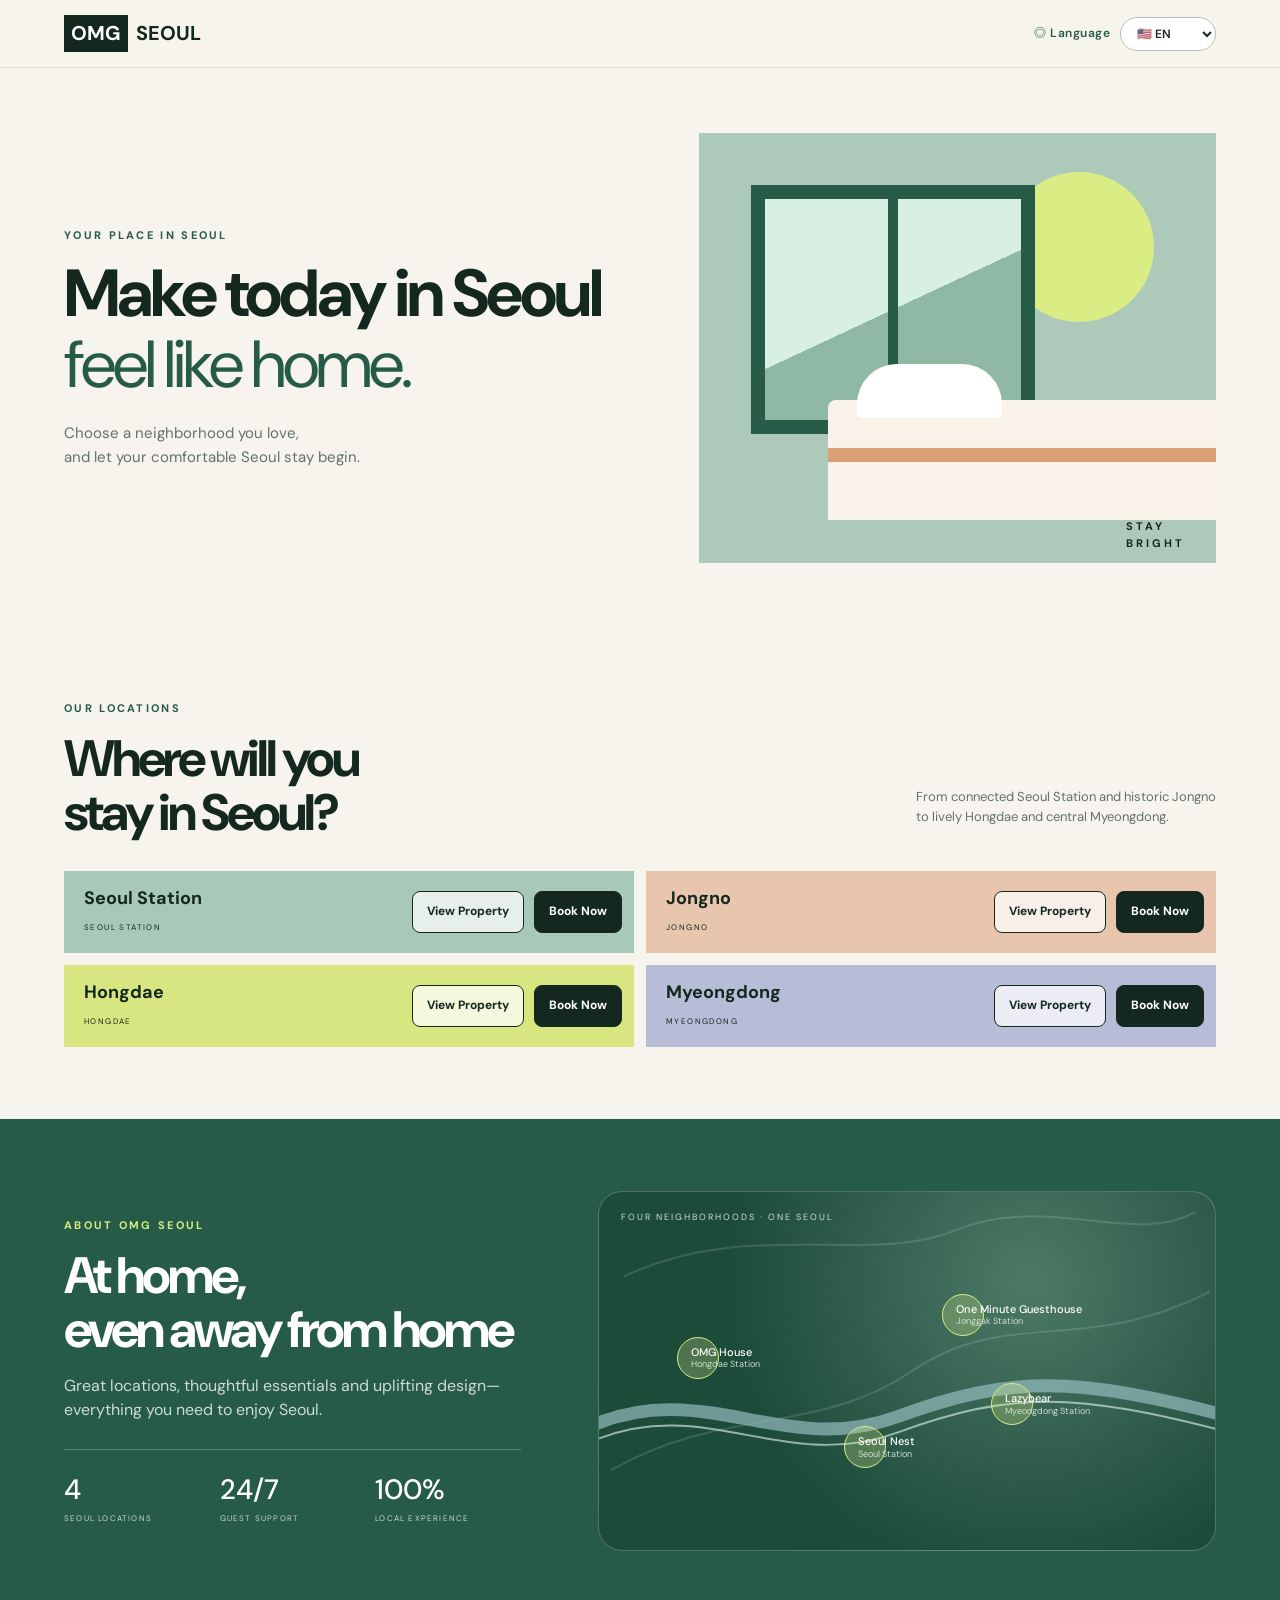
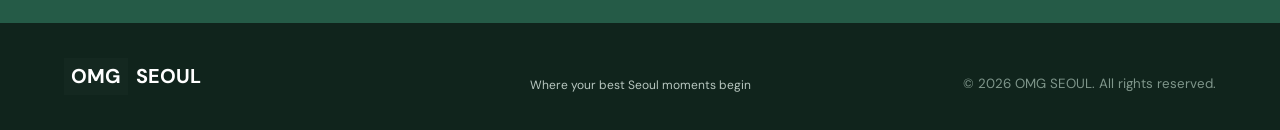
<file: index.html>
<!doctype html>
<html lang="en">
<head>
  <meta charset="utf-8"><meta name="viewport" content="width=device-width, initial-scale=1">
  <meta name="description" content="Comfortable Seoul stays near Seoul Station, Jongno, Hongdae and Myeongdong.">
  <title>OMG SEOUL | Your place in Seoul</title>
  <link rel="stylesheet" href="css/style.css"><script src="js/site.js" defer></script>
</head>
<body>
  <header class="site-header">
    <a class="brand" href="index.html" aria-label="OMG SEOUL home"><span>OMG</span> SEOUL</a>
    <div class="language-picker" data-language-picker></div>
  </header>
  <main>
    <section class="hero">
      <div class="hero-copy"><p class="eyebrow" data-i18n="hero.eyebrow"></p><h1 data-i18n-html="hero.title"></h1><p class="hero-lead" data-i18n-html="hero.lead"></p></div>
      <div class="hero-visual" role="img" data-i18n-aria="hero.visualAria"><div class="sun"></div><div class="window"></div><div class="bed"><span></span></div><p>STAY<br>BRIGHT</p></div>
    </section>
    <section class="locations section" id="locations">
      <div class="section-heading"><div><p class="eyebrow" data-i18n="locations.eyebrow"></p><h2 data-i18n-html="locations.title"></h2></div><p data-i18n-html="locations.description"></p></div>
      <div class="location-grid">
        <div class="location-row card-seoul"><div class="location-name"><strong data-i18n="properties.seoul.area"></strong><small>SEOUL STATION</small></div><a class="location-detail" href="seoul-station.html" data-i18n="actions.view"></a><a class="location-book" href="https://beds24.com/booking2.php?propid=257061" target="_blank" rel="noopener noreferrer" data-i18n="actions.book"></a></div>
        <div class="location-row card-jongno"><div class="location-name"><strong data-i18n="properties.jongno.area"></strong><small>JONGNO</small></div><a class="location-detail" href="jongno.html" data-i18n="actions.view"></a><a class="location-book" href="https://beds24.com/booking2.php?propid=263294" target="_blank" rel="noopener noreferrer" data-i18n="actions.book"></a></div>
        <div class="location-row card-hongdae"><div class="location-name"><strong data-i18n="properties.hongdae.area"></strong><small>HONGDAE</small></div><a class="location-detail" href="hongdae.html" data-i18n="actions.view"></a><a class="location-book" href="https://beds24.com/booking2.php?propid=263281" target="_blank" rel="noopener noreferrer" data-i18n="actions.book"></a></div>
        <div class="location-row card-myeongdong"><div class="location-name"><strong data-i18n="properties.myeongdong.area"></strong><small>MYEONGDONG</small></div><a class="location-detail" href="myeongdong.html" data-i18n="actions.view"></a><a class="location-book" href="https://beds24.com/booking2.php?propid=329251" target="_blank" rel="noopener noreferrer" data-i18n="actions.book"></a></div>
      </div>
    </section>
    <section class="about section" id="about">
      <div class="about-copy"><p class="eyebrow">ABOUT OMG SEOUL</p><h2 data-i18n-html="about.title"></h2><p data-i18n="about.description"></p><ul><li><strong>4</strong><span data-i18n="about.locations"></span></li><li><strong>24/7</strong><span data-i18n="about.support"></span></li><li><strong>100%</strong><span data-i18n="about.local"></span></li></ul></div>
      <div class="seoul-map" role="img" data-i18n-aria="map.aria">
        <svg viewBox="0 0 620 360" aria-hidden="true"><path class="city-line" d="M25 85 C150 25 270 75 360 38 S540 55 600 20M12 280 C125 215 220 245 315 180 S490 165 615 100"/><path class="river" d="M-10 236 C105 185 185 268 300 226 S478 185 635 226"/><path class="river-edge" d="M-10 252 C105 201 185 284 300 242 S478 201 635 242"/></svg>
        <p class="map-caption" data-i18n="map.caption"></p>
        <div class="map-point hongdae"><i></i><strong>OMG House</strong><span data-i18n="map.hongdae"></span></div>
        <div class="map-point seoul"><i></i><strong>Seoul Nest</strong><span data-i18n="map.seoul"></span></div>
        <div class="map-point jonggak"><i></i><strong>One Minute Guesthouse</strong><span data-i18n="map.jonggak"></span></div>
        <div class="map-point myeongdong"><i></i><strong>Lazybear</strong><span data-i18n="map.myeongdong"></span></div>
      </div>
    </section>
  </main>
  <footer><a class="brand" href="index.html"><span>OMG</span> SEOUL</a><p data-i18n="footer.tagline"></p><small data-i18n="footer.copyright"></small></footer>
</body></html>
</file>
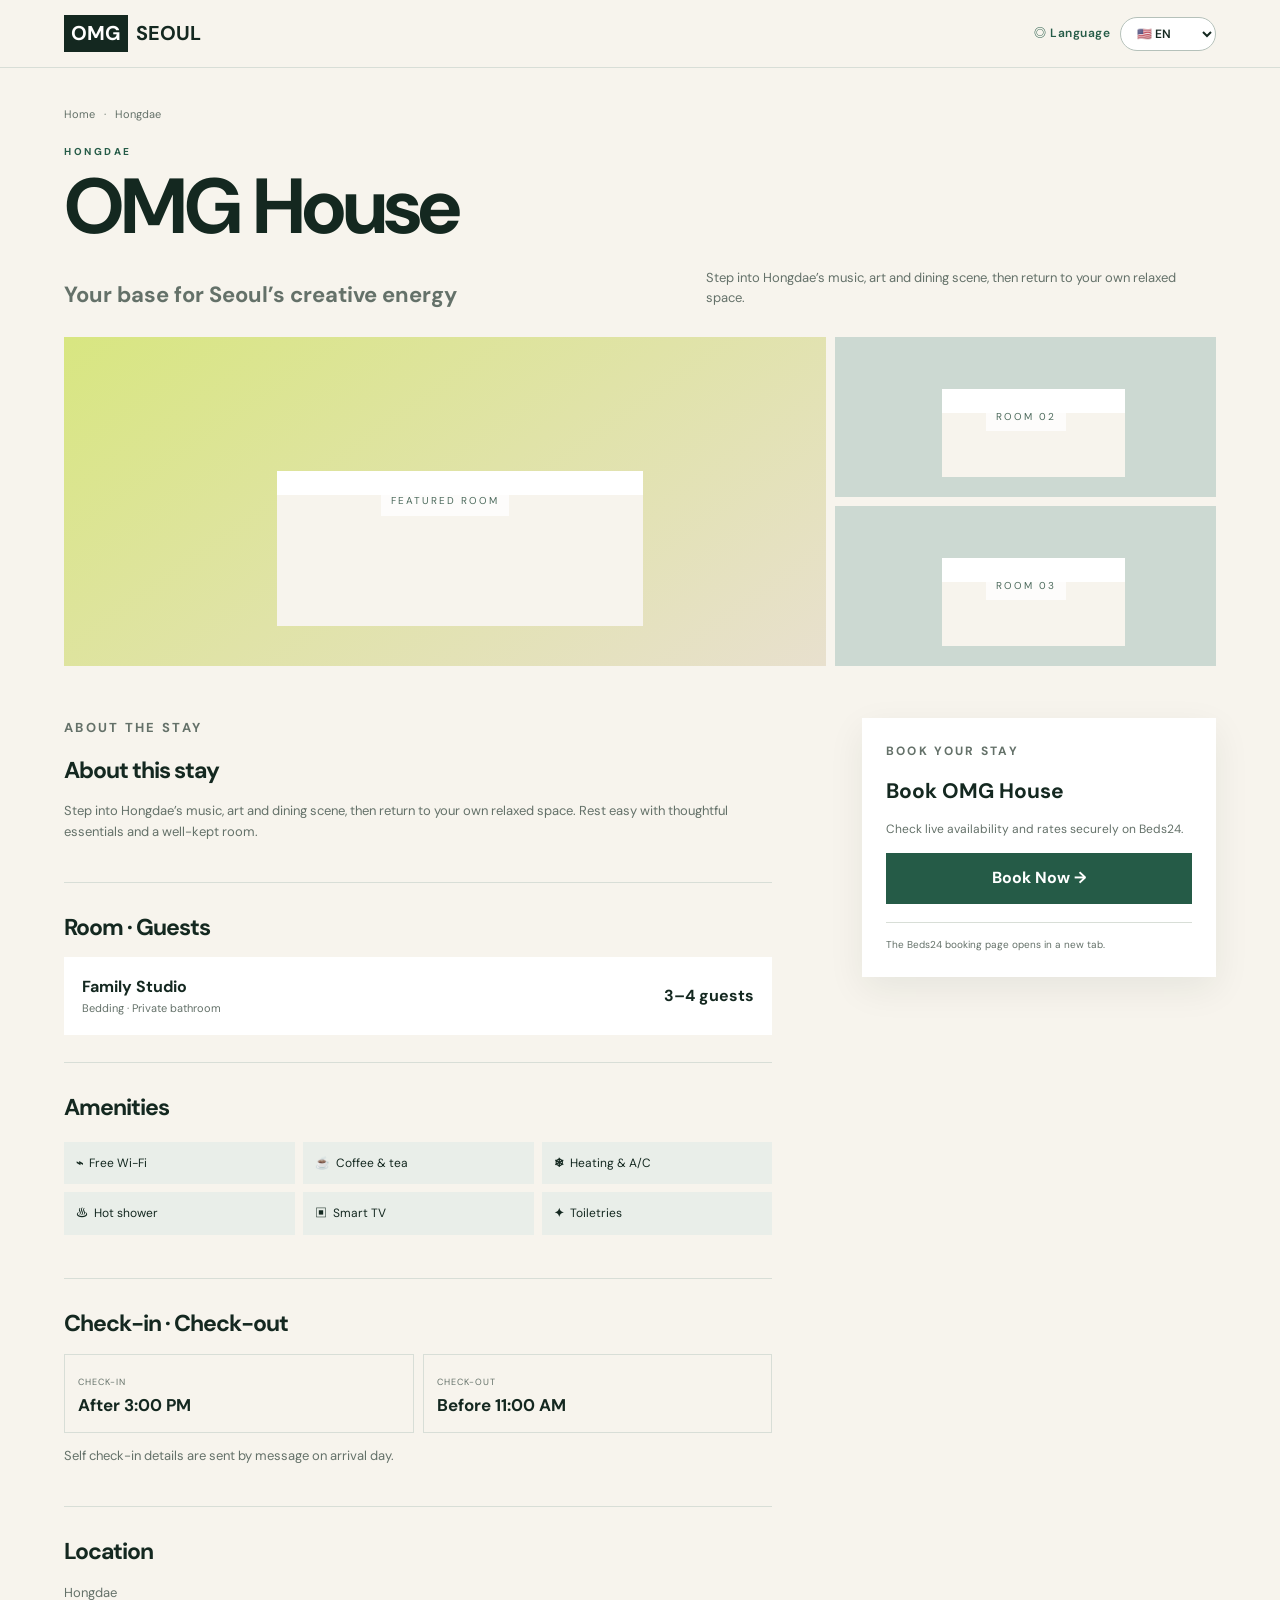
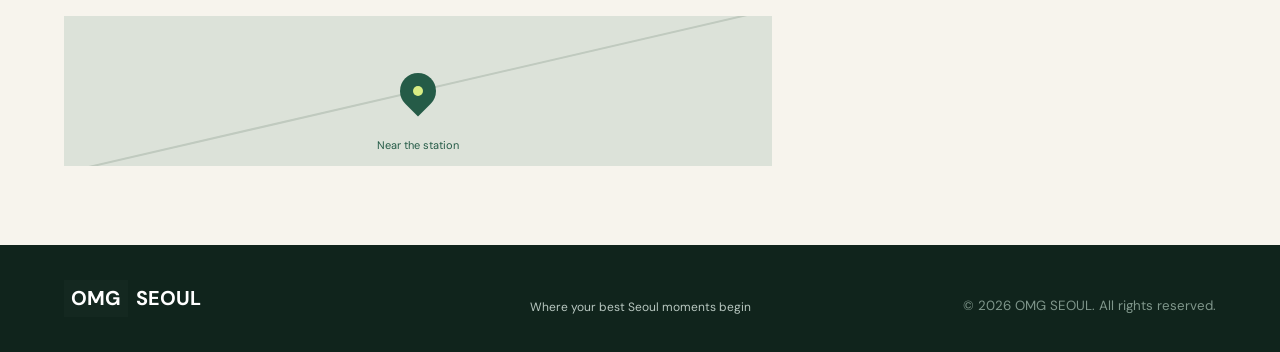
<file: hongdae.html>
<!doctype html><html lang="en"><head><meta charset="utf-8"><meta name="viewport" content="width=device-width, initial-scale=1"><meta name="description" content="OMG House by OMG SEOUL"><title>OMG House | OMG SEOUL</title><link rel="stylesheet" href="css/style.css"><script src="js/site.js" defer></script></head><body data-property="hongdae"><div id="property-app"></div></body></html>
</file>
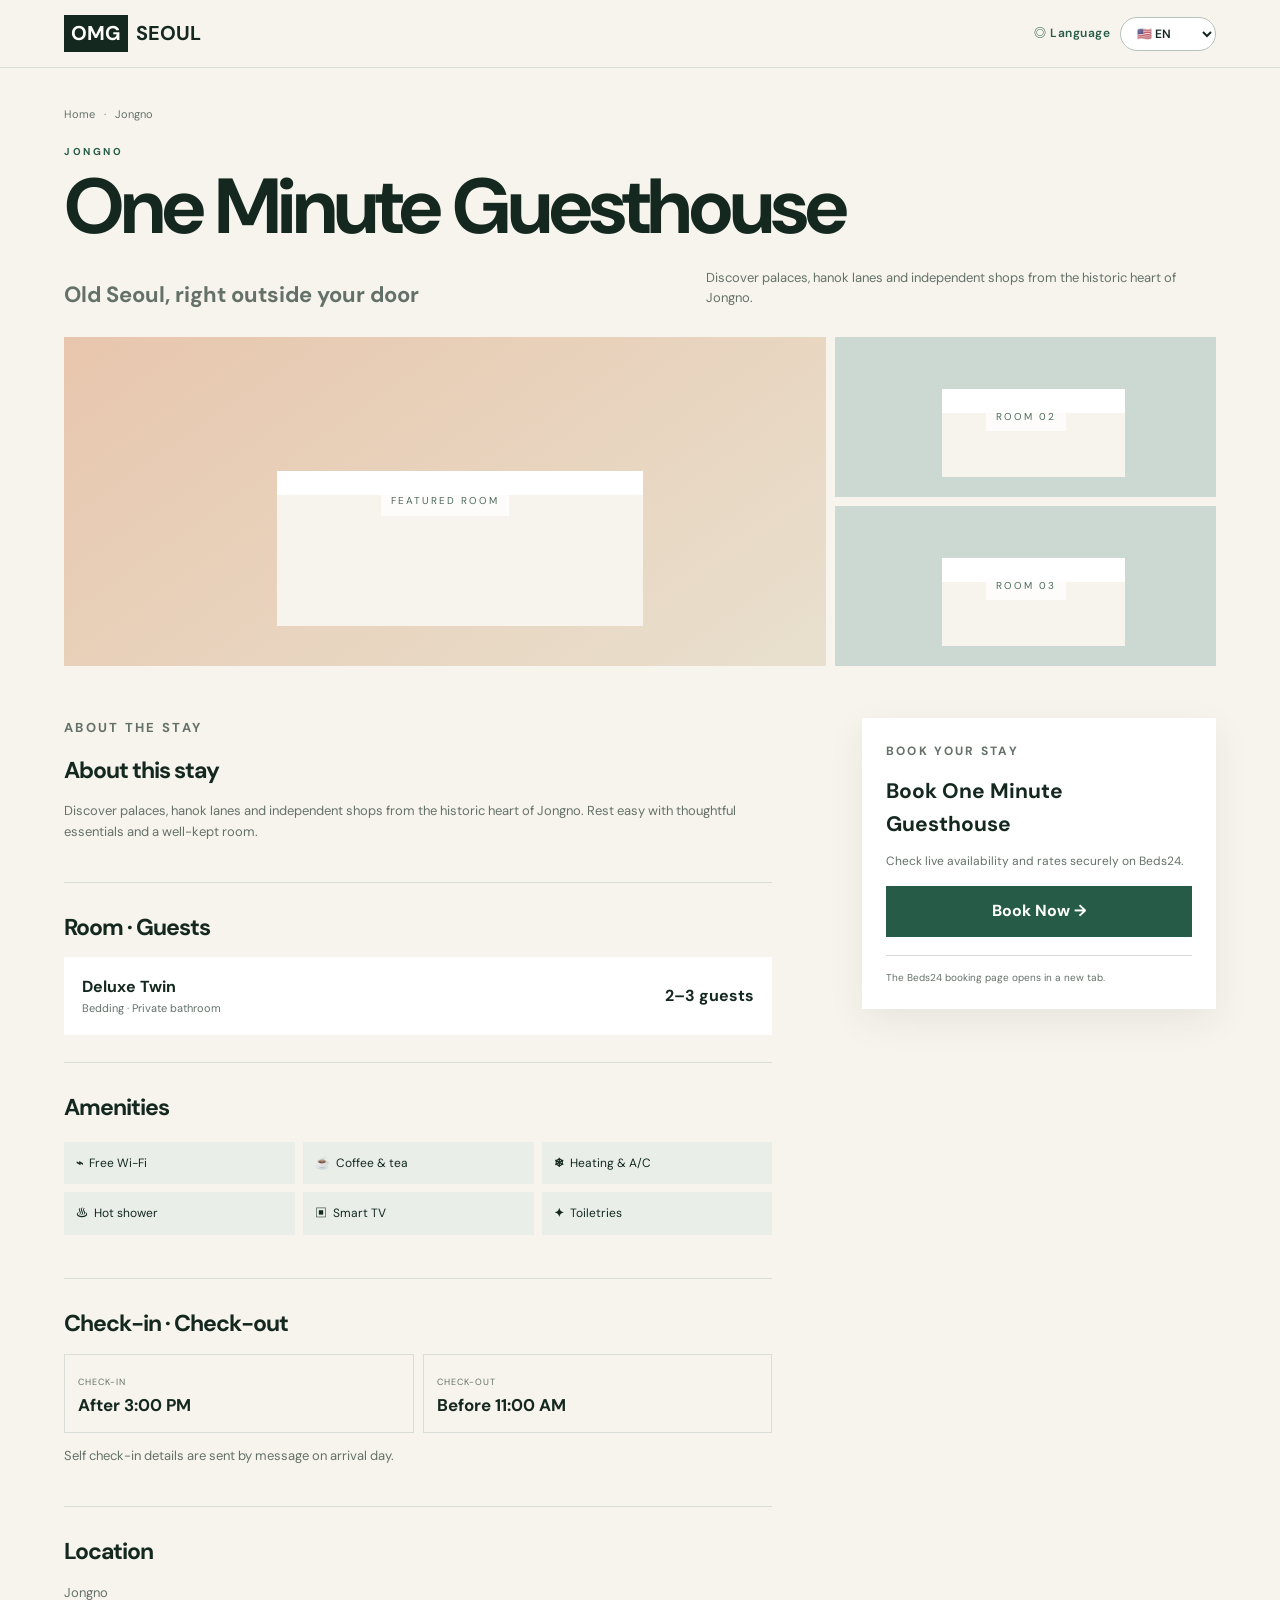
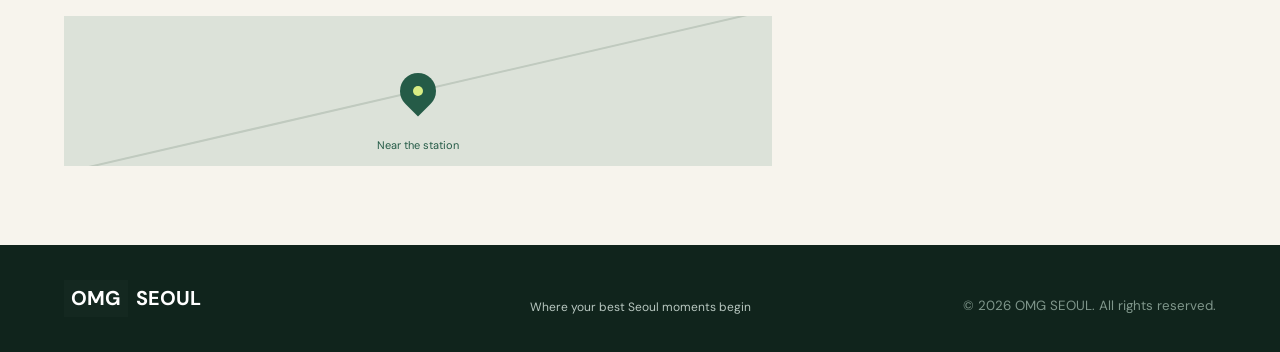
<file: jongno.html>
<!doctype html><html lang="en"><head><meta charset="utf-8"><meta name="viewport" content="width=device-width, initial-scale=1"><meta name="description" content="One Minute Guesthouse by OMG SEOUL"><title>One Minute Guesthouse | OMG SEOUL</title><link rel="stylesheet" href="css/style.css"><script src="js/site.js" defer></script></head><body data-property="jongno"><div id="property-app"></div></body></html>
</file>
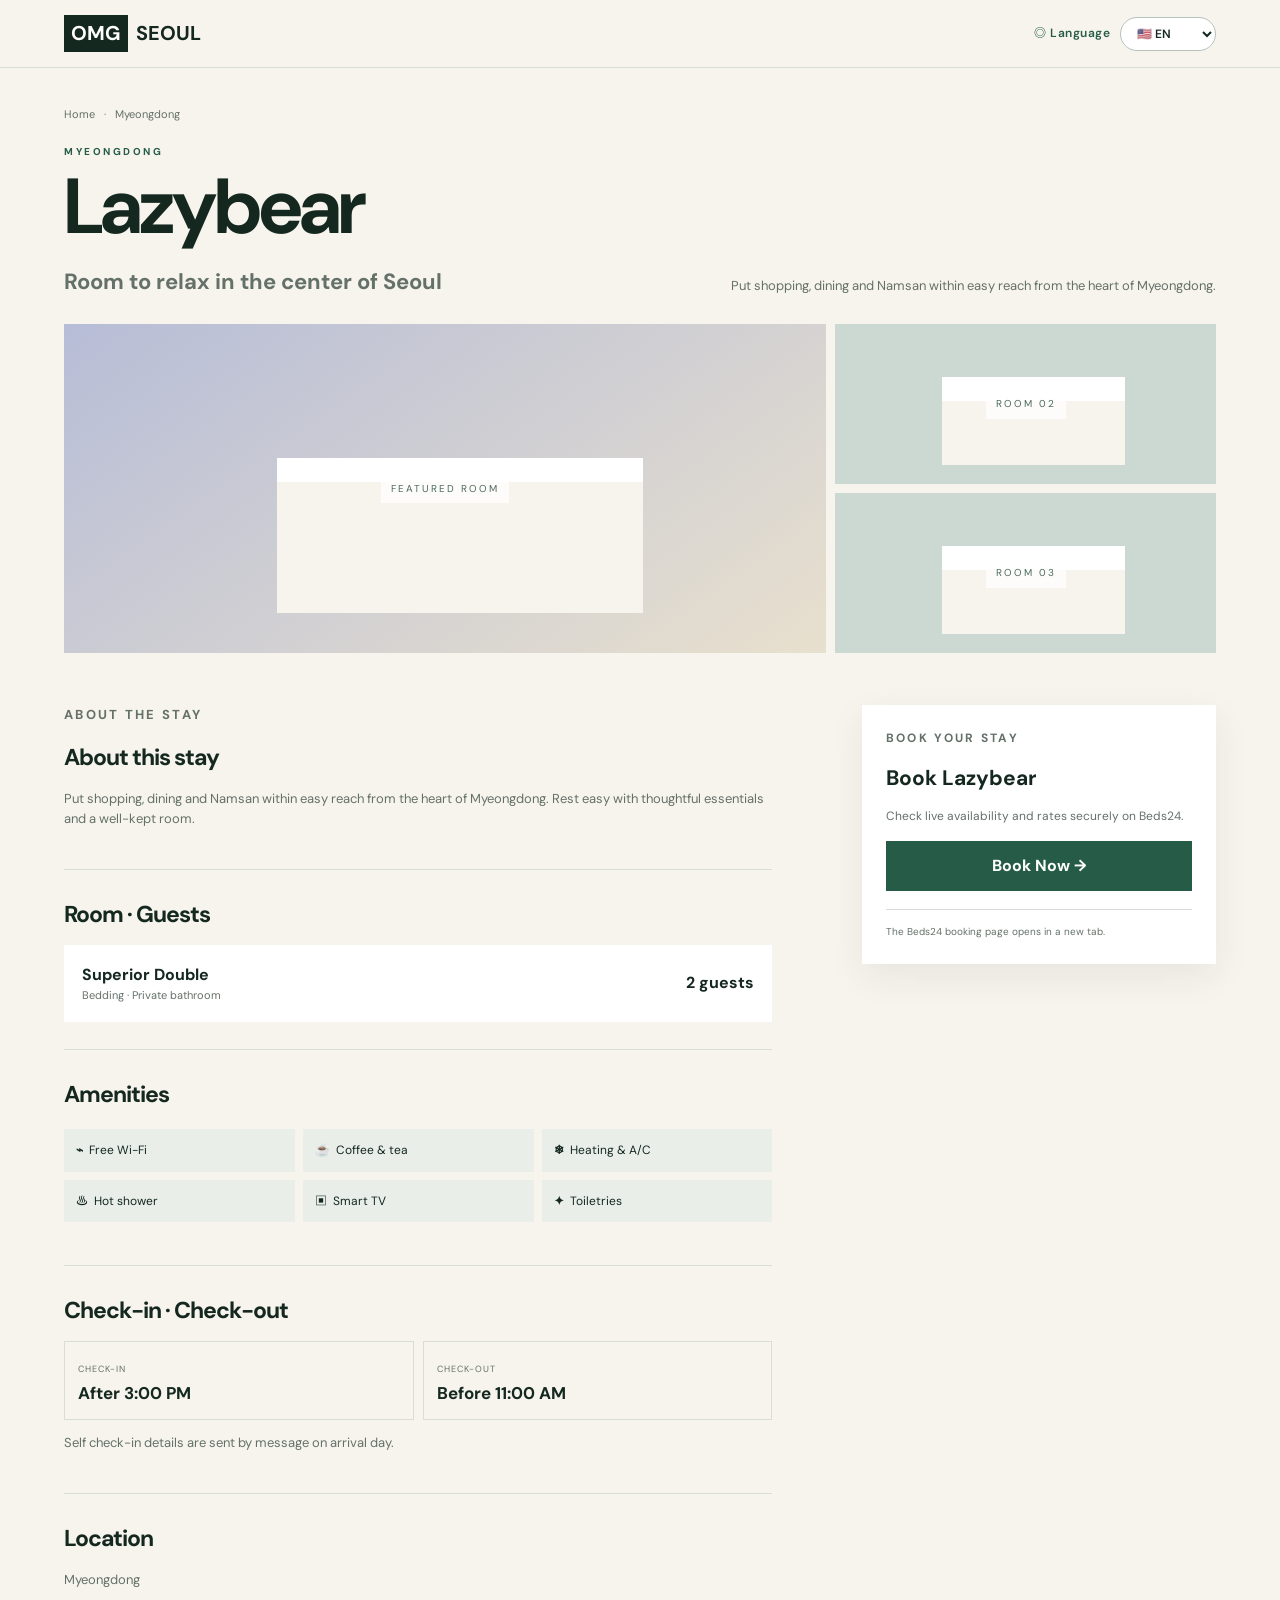
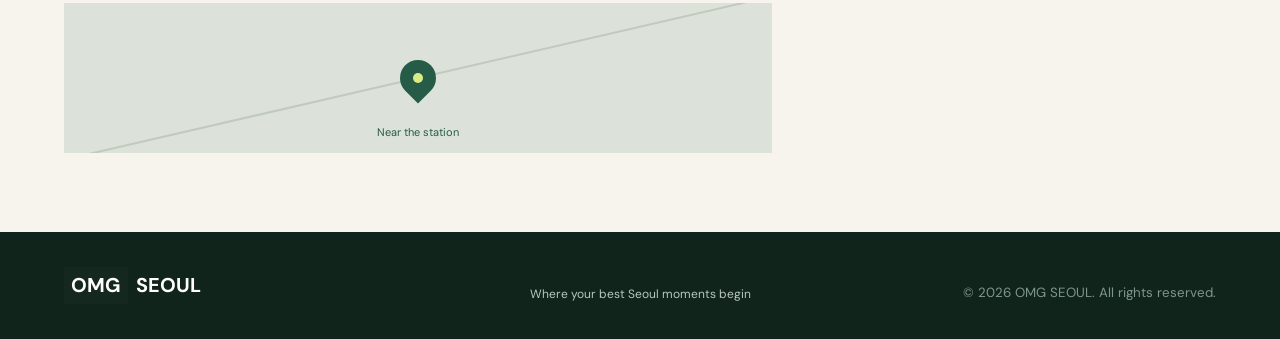
<file: myeongdong.html>
<!doctype html><html lang="en"><head><meta charset="utf-8"><meta name="viewport" content="width=device-width, initial-scale=1"><meta name="description" content="Lazybear by OMG SEOUL"><title>Lazybear | OMG SEOUL</title><link rel="stylesheet" href="css/style.css"><script src="js/site.js" defer></script></head><body data-property="myeongdong"><div id="property-app"></div></body></html>
</file>
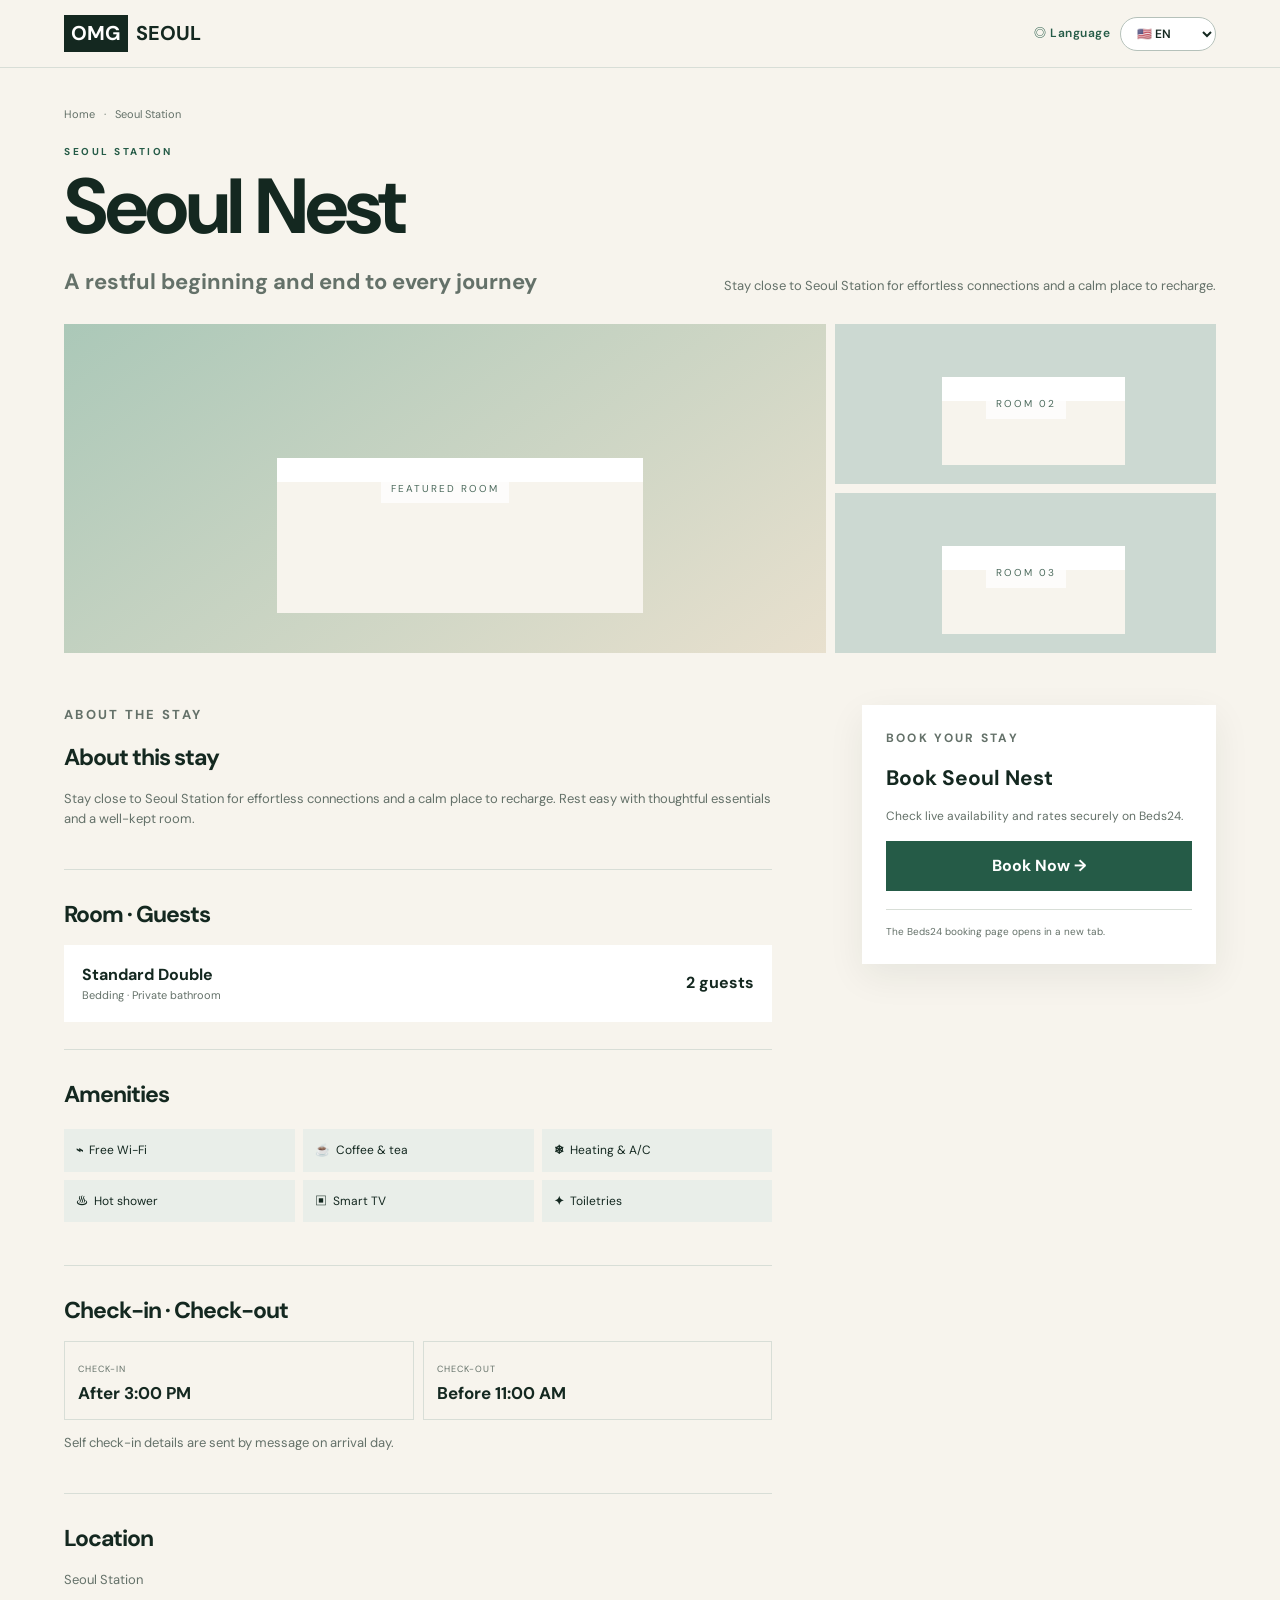
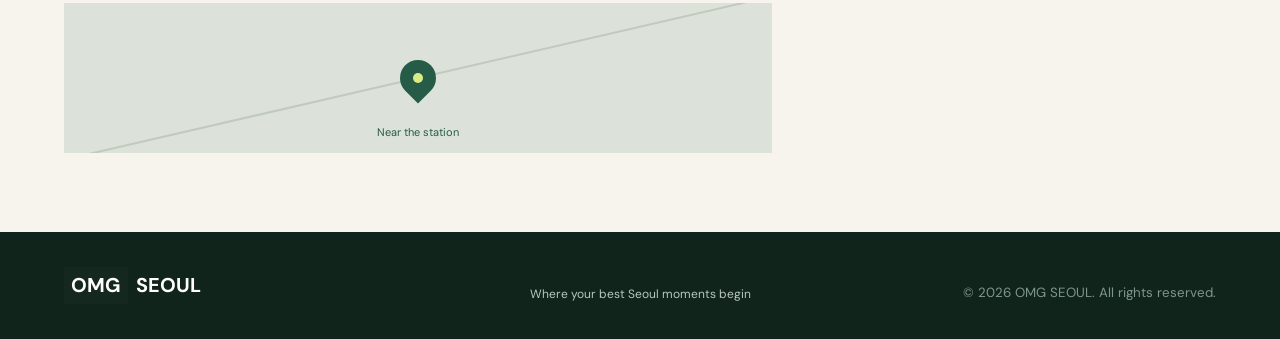
<file: seoul-station.html>
<!doctype html><html lang="en"><head><meta charset="utf-8"><meta name="viewport" content="width=device-width, initial-scale=1"><meta name="description" content="Seoul Nest by OMG SEOUL"><title>Seoul Nest | OMG SEOUL</title><link rel="stylesheet" href="css/style.css"><script src="js/site.js" defer></script></head><body data-property="seoul"><div id="property-app"></div></body></html>
</file>
<file: css/style.css>
@import url('https://fonts.googleapis.com/css2?family=DM+Sans:wght@400;500;600;700&family=Noto+Sans+JP:wght@400;500;600;700&family=Noto+Sans+KR:wght@400;500;600;700&family=Noto+Sans+SC:wght@400;500;600;700&display=swap');
:root{--ink:#142820;--cream:#f7f4ed;--green:#255b47;--lime:#d9ed84;--line:#d8ded7;--white:#fff;--muted:#647169;--font-sans:'DM Sans','Noto Sans KR','Noto Sans JP','Noto Sans SC',sans-serif}*{box-sizing:border-box}html{scroll-behavior:smooth}html:lang(ko){--font-sans:'DM Sans','Noto Sans KR','Noto Sans JP','Noto Sans SC',sans-serif}html:lang(ja){--font-sans:'DM Sans','Noto Sans JP','Noto Sans KR','Noto Sans SC',sans-serif}html:lang(zh-CN){--font-sans:'DM Sans','Noto Sans SC','Noto Sans KR','Noto Sans JP',sans-serif}body{margin:0;background:var(--cream);color:var(--ink);font-family:var(--font-sans);line-height:1.55;overflow-x:hidden}a{color:inherit;text-decoration:none}.site-header{height:68px;padding:0 5vw;display:flex;align-items:center;justify-content:space-between;background:rgba(247,244,237,.96);border-bottom:1px solid var(--line);position:relative;z-index:5}.brand{font-size:20px;font-weight:700;white-space:nowrap}.brand span{display:inline-block;background:var(--ink);color:#fff;padding:3px 7px;margin-right:3px}.language-picker{display:flex;align-items:center;gap:10px;font-size:12px;font-weight:600}.language-label{letter-spacing:.04em;color:var(--green)}.language-picker select{min-width:92px;border:1px solid #b5c1ba;border-radius:20px;background:#fff;color:var(--ink);padding:7px 28px 7px 12px;font-family:inherit;font-size:12px;font-weight:600;cursor:pointer}.language-picker select:focus-visible{outline:3px solid var(--lime);outline-offset:2px}
.hero{display:grid;grid-template-columns:1.05fr .95fr;min-height:560px;padding:42px 5vw;gap:5vw;align-items:center}.eyebrow{font-size:11px;font-weight:700;letter-spacing:2.3px;color:var(--green);margin:0 0 15px}.hero h1,.section h2,.property-title{font-size:clamp(42px,5.2vw,72px);line-height:1.06;letter-spacing:-3px;margin:0}.hero h1 em{font-family:inherit;font-style:normal;font-weight:400;color:var(--green)}.hero-lead{color:var(--muted);font-size:15px;margin:22px 0 0}.hero-visual{height:430px;background:#adc9ba;position:relative;overflow:hidden}.sun{width:150px;height:150px;border-radius:50%;background:var(--lime);position:absolute;right:12%;top:9%}.window{position:absolute;width:55%;height:58%;left:10%;top:12%;border:14px solid var(--green);background:linear-gradient(155deg,#d8f0e4 50%,#8fb9a5 50%)}.window:after{content:"";position:absolute;left:48%;top:0;width:10px;height:100%;background:var(--green)}.bed{position:absolute;width:80%;height:28%;background:#f8f2e8;right:-5%;bottom:10%;border-radius:8px 0 0}.bed:before{content:"";position:absolute;width:35%;height:45%;background:#fff;left:7%;top:-30%;border-radius:40px 40px 4px 4px}.bed span{position:absolute;inset:40% 0 auto;height:14px;background:#db9f76}.hero-visual>p{position:absolute;right:6%;bottom:0;font-weight:700;font-size:11px;letter-spacing:3px}
.section{padding:72px 5vw}.section-heading{display:flex;justify-content:space-between;align-items:end;margin-bottom:30px}.section h2{font-size:clamp(34px,4vw,56px)}.section-heading>p{color:var(--muted);font-size:13px}.location-grid{display:grid;grid-template-columns:1fr 1fr;gap:12px}.location-row{display:grid;grid-template-columns:minmax(145px,1fr) auto auto;align-items:center;gap:10px;min-height:82px;padding:10px 12px 10px 20px}.card-seoul{background:#a8c8b9}.card-jongno{background:#e8c6ad}.card-hongdae{background:#d8e681}.card-myeongdong{background:#b7bdd7}.location-name strong{display:block;font-size:18px}.location-name small{font-size:8px;letter-spacing:1.4px}.location-detail,.location-book{display:flex;align-items:center;justify-content:center;min-height:42px;border-radius:8px;padding:10px 14px;font-size:12px;font-weight:700;white-space:nowrap;border:1px solid var(--ink)}.location-detail{background:#ffffffb8}.location-book{background:var(--ink);color:#fff}.location-row a:hover{transform:translateY(-1px);filter:brightness(.96)}.location-row a:focus-visible{outline:3px solid #fff;outline-offset:2px}
.about{display:grid;grid-template-columns:minmax(0,.85fr) minmax(460px,1.15fr);gap:6vw;align-items:center;background:var(--green);color:#fff}.about .eyebrow{color:var(--lime)}.about-copy>p:not(.eyebrow){color:#cfdbd5;max-width:540px}.about ul{list-style:none;padding:18px 0 0;margin:26px 0 0;border-top:1px solid #ffffff40;display:grid;grid-template-columns:repeat(3,1fr);gap:10px}.about li{display:flex;flex-direction:column}.about strong{font-size:28px;font-weight:500}.about li span{font-size:8px;letter-spacing:1.2px;color:#c9d7d0}.seoul-map{height:360px;border:1px solid #ffffff38;border-radius:24px;position:relative;overflow:hidden;background:radial-gradient(circle at 70% 25%,#4d7967,#1d4b39 60%)}.seoul-map svg{position:absolute;inset:0;width:100%;height:100%}.city-line{fill:none;stroke:#ffffff22;stroke-width:2}.river,.river-edge{fill:none;stroke:#9bc4c7;stroke-width:13;opacity:.65}.river-edge{stroke:#d5edeb;stroke-width:2}.map-caption{position:absolute;left:22px;top:10px;font-size:9px;letter-spacing:2px;color:#cce0d7}.map-point{position:absolute;display:flex;flex-direction:column;z-index:2;line-height:1.25;white-space:nowrap}.map-point i{position:absolute;width:42px;height:42px;left:-14px;top:-9px;border-radius:50%;background:#d9ed8440;border:1px solid #d9ed84;animation:pulse 2.8s infinite}.map-point strong{font-size:11px;z-index:1}.map-point span{font-size:9px;color:#d1ded8;z-index:1}.map-point.hongdae{left:15%;top:43%}.map-point.seoul{left:42%;top:68%}.map-point.jonggak{left:58%;top:31%}.map-point.myeongdong{left:66%;top:56%}@keyframes pulse{50%{transform:scale(1.25);opacity:.55}}
footer{padding:35px 5vw;background:#10241c;color:#fff;display:grid;grid-template-columns:1fr 1fr 1fr;align-items:end}footer p{margin:0;text-align:center;color:#b8c7c0;font-size:12px}footer small{text-align:right;color:#7f968b}
/* Property pages */.property-hero{padding:38px 5vw 28px}.breadcrumb{font-size:11px;color:var(--muted);margin:0 0 24px}.breadcrumb span{margin:0 9px}.property-title{font-size:clamp(45px,6.5vw,78px)}.property-title small{font-size:10px;letter-spacing:2.5px;display:block;color:var(--green);margin-bottom:8px}.property-subtitle{display:flex;justify-content:space-between;align-items:end;margin-top:20px;color:var(--muted);gap:30px}.property-subtitle h2{font-size:22px;line-height:1.25;margin:0}.property-subtitle p{max-width:510px;margin:0;font-size:13px}.property-gallery{margin:0 5vw;display:grid;grid-template-columns:2fr 1fr;grid-template-rows:160px 160px;gap:9px}.photo-placeholder{background:#ccd9d2;display:flex;align-items:center;justify-content:center;color:#4b695c;font-size:10px;letter-spacing:2px;position:relative;overflow:hidden}.photo-placeholder:first-child{grid-row:1/3;background:linear-gradient(145deg,#abc8b8,#e8e0ce)}.photo-placeholder:before{content:"";width:48%;height:40%;background:#f7f4ed;position:absolute;bottom:12%;left:28%;box-shadow:0 -24px 0 #fff}.property-hongdae{background:linear-gradient(145deg,#d8e681,#e8e0ce)!important}.property-jongno{background:linear-gradient(145deg,#e8c6ad,#e8e0ce)!important}.property-myeongdong{background:linear-gradient(145deg,#b7bdd7,#e8e0ce)!important}.photo-placeholder span{position:relative;z-index:1;background:#ffffffbf;padding:7px 10px}.property-content{padding:52px 5vw;display:grid;grid-template-columns:minmax(0,2fr) minmax(270px,1fr);gap:7vw}.info-section{padding:27px 0;border-top:1px solid var(--line)}.info-section:first-child{padding-top:0;border:0}.info-section h2{font-size:23px;letter-spacing:-1px;margin:0 0 12px}.info-section p{color:var(--muted);font-size:13px}.room-card{background:#fff;padding:18px;display:flex;justify-content:space-between;align-items:center}.room-card strong,.room-card span{display:block}.room-card span{font-size:11px;color:var(--muted)}.amenities{display:grid;grid-template-columns:repeat(3,1fr);gap:8px;padding:0;list-style:none}.amenities li{background:#e9eee9;padding:12px;font-size:12px}.amenities b{margin-right:6px}.time-grid{display:grid;grid-template-columns:1fr 1fr;gap:9px}.time-grid div{border:1px solid var(--line);padding:13px}.time-grid span{font-size:9px;letter-spacing:1px;color:var(--muted)}.time-grid strong{font-size:17px;display:block}.map{height:150px;background:#dce2d9;position:relative;display:flex;align-items:center;justify-content:center;color:var(--green);font-size:11px;overflow:hidden}.map:before{content:"";position:absolute;width:120%;height:2px;background:#c0cabf;transform:rotate(-13deg)}.map span{position:absolute;bottom:12px}.pin{width:36px;height:36px;border-radius:50% 50% 50% 0;background:var(--green);transform:rotate(-45deg)}.pin:after{content:"";width:10px;height:10px;background:var(--lime);position:absolute;border-radius:50%;top:13px;left:13px}.booking-card{background:#fff;padding:24px;position:sticky;top:22px;align-self:start;box-shadow:0 12px 35px #15281f12}.booking-card h2{font-size:21px;margin:0}.booking-card p{color:var(--muted);font-size:12px}.button{border:0;display:flex;align-items:center;justify-content:center;padding:13px 18px;font-weight:700}.booking-button{width:100%;background:var(--green);color:#fff;margin-top:15px}.booking-meta{border-top:1px solid var(--line);margin-top:18px;padding-top:14px;font-size:10px;color:var(--muted)}
@media(max-width:800px){.site-header{height:56px;padding:0 18px}.brand{font-size:17px}.language-label{display:none}.language-picker select{min-width:80px;padding:6px 24px 6px 9px}.hero{grid-template-columns:minmax(0,1fr) 116px;min-height:0;padding:24px 18px;gap:15px}.hero h1{font-size:clamp(31px,9.1vw,42px);letter-spacing:-2px}.hero-lead{font-size:12px;line-height:1.45;margin-top:12px}.hero-visual{height:190px}.sun{width:70px;height:70px}.window{border-width:7px}.section{padding:30px 18px}.section-heading{margin-bottom:16px}.section-heading h2{font-size:28px;letter-spacing:-1.3px}.section-heading>p{display:none}.location-grid{grid-template-columns:1fr;gap:8px}.location-row{height:70px;min-height:70px;grid-template-columns:minmax(94px,1fr) minmax(96px,.82fr) minmax(80px,.68fr);gap:6px;padding:7px}.location-name{padding-left:7px}.location-name strong{font-size:14px}.location-name small{font-size:7px}.location-detail,.location-book{min-height:54px;padding:7px 8px;font-size:11px;line-height:1.15;text-align:center;white-space:normal}.about{grid-template-columns:1fr;padding-top:28px}.about h2{font-size:27px}.about-copy>p:not(.eyebrow){font-size:12px;display:-webkit-box;-webkit-line-clamp:3;-webkit-box-orient:vertical;overflow:hidden}.about ul{margin-top:18px;padding-top:14px}.about strong{font-size:22px}.seoul-map{height:240px;width:100%;border-radius:16px}.map-point strong{font-size:9px}.map-point span{font-size:8px}.map-point i{width:34px;height:34px}footer{padding:22px 18px;grid-template-columns:1fr;gap:6px;text-align:center}footer p,footer small{text-align:center}.property-hero{padding:22px 18px 18px}.breadcrumb{margin-bottom:13px}.property-title{font-size:40px;letter-spacing:-2px}.property-subtitle{display:grid;grid-template-columns:1fr 1fr;gap:14px;margin-top:13px}.property-subtitle h2{font-size:16px}.property-subtitle p{font-size:11px;display:-webkit-box;-webkit-line-clamp:3;-webkit-box-orient:vertical;overflow:hidden}.property-gallery{margin:0 18px;display:block;height:170px}.photo-placeholder{display:none;height:100%}.photo-placeholder:first-child{display:flex}.property-content{padding:20px 18px 28px;display:grid;grid-template-columns:1fr;gap:15px}.booking-card{position:static;grid-row:1;padding:15px;box-shadow:none;border:1px solid var(--line)}.booking-card .eyebrow{margin-bottom:5px}.booking-card p{margin:5px 0}.booking-button{margin-top:9px;padding:10px}.booking-meta{margin-top:9px;padding-top:8px}.info-section{padding:15px 0}.info-section h2{font-size:18px;margin-bottom:7px}.info-section p{font-size:11px;margin:6px 0}.amenities{grid-template-columns:repeat(3,1fr);gap:5px}.amenities li{padding:8px 5px;font-size:10px}.room-card{padding:10px}.time-grid div{padding:9px}.time-grid strong{font-size:14px}.map{height:110px}}
@media(max-width:420px){.hero{grid-template-columns:minmax(0,1fr) 102px;padding-top:20px;padding-bottom:20px}.hero h1{font-size:31px}.hero-visual{height:170px}.locations{padding-top:24px}.location-row{grid-template-columns:minmax(82px,1fr) minmax(88px,.82fr) minmax(72px,.66fr)}.about{gap:20px}.seoul-map{height:230px}.map-point.jonggak{left:54%}.map-point.myeongdong{left:62%}}
@media(prefers-reduced-motion:reduce){*{scroll-behavior:auto}.map-point i{animation:none}}
</file>
